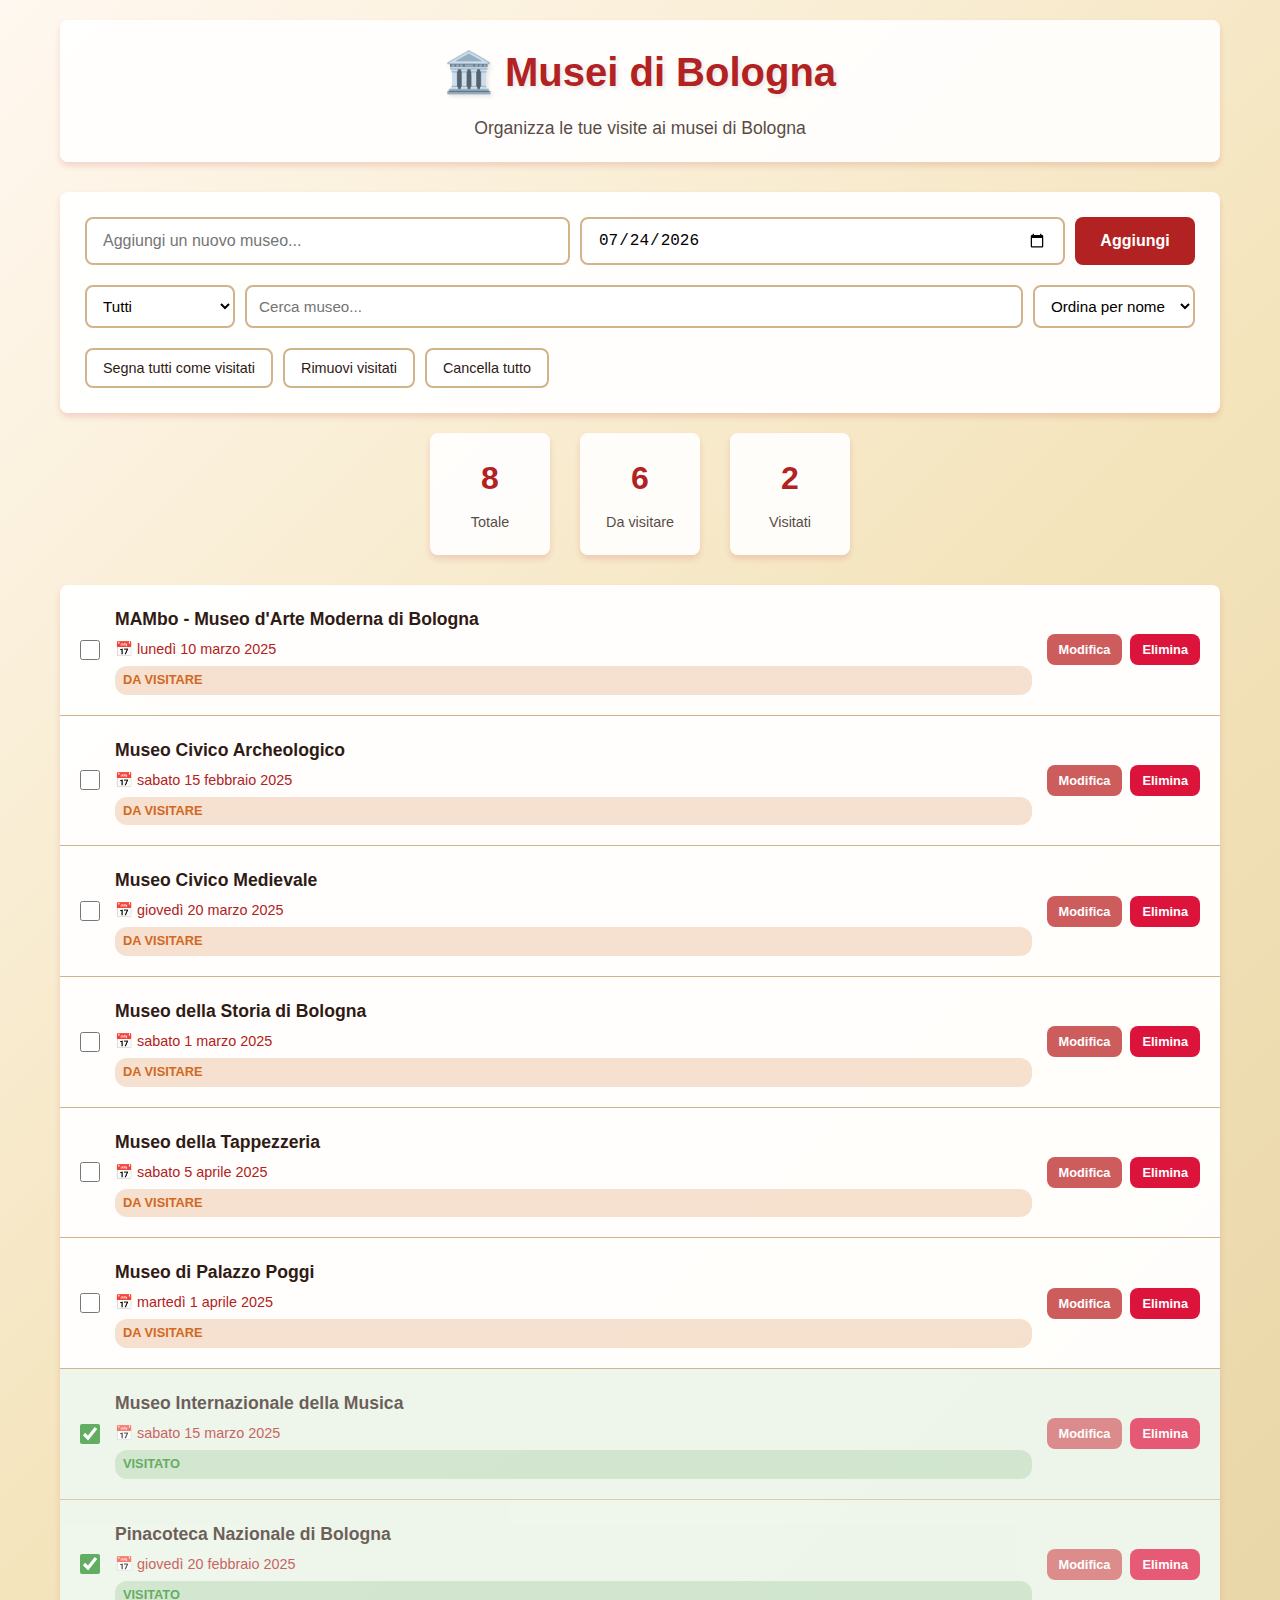
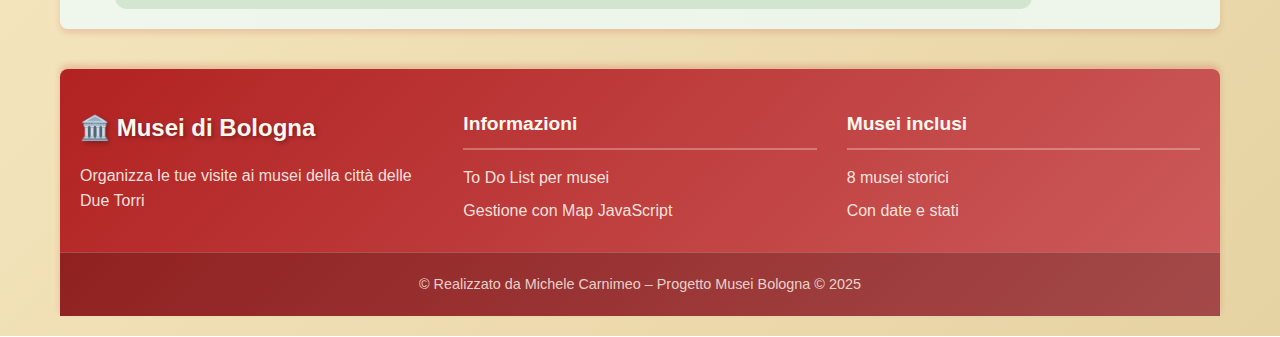
<file: index.html>
<!DOCTYPE html>
<html lang="it">

<head>
    <meta charset="UTF-8">
    <meta name="viewport" content="width=device-width, initial-scale=1.0">
    <title>To Do List - Musei di Bologna</title>
    <link rel="stylesheet" href="style.css">
</head>

<body>
    <div class="container">
        <header>
            <h1>🏛️ Musei di Bologna</h1>
            <p>Organizza le tue visite ai musei di Bologna</p>
        </header>

        <div class="controls">
            <div class="input-section">
                <input type="text" id="taskInput" placeholder="Aggiungi un nuovo museo..." maxlength="100">
                <input type="date" id="dateInput">
                <button id="addBtn">Aggiungi</button>
            </div>

            <div class="filter-section">
                <div class="filters">
                    <select id="statusFilter">
                        <option value="all">Tutti</option>
                        <option value="pending">Da visitare</option>
                        <option value="completed">Visitati</option>
                    </select>
                    <input type="text" id="searchInput" placeholder="Cerca museo...">
                    <select id="sortBy">
                        <option value="name">Ordina per nome</option>
                        <option value="date">Ordina per data</option>
                        <option value="status">Ordina per stato</option>
                    </select>
                </div>
            </div>

            <div class="bulk-actions">
                <button id="markAllBtn">Segna tutti come visitati</button>
                <button id="clearCompletedBtn">Rimuovi visitati</button>
                <button id="clearAllBtn">Cancella tutto</button>
            </div>
        </div>

        <div class="stats">
            <div class="stat">
                <span class="stat-number" id="totalCount">0</span>
                <span class="stat-label">Totale</span>
            </div>
            <div class="stat">
                <span class="stat-number" id="pendingCount">0</span>
                <span class="stat-label">Da visitare</span>
            </div>
            <div class="stat">
                <span class="stat-number" id="completedCount">0</span>
                <span class="stat-label">Visitati</span>
            </div>
        </div>

        <div class="task-list" id="taskList">
            <!-- Le task verranno renderizzate qui dinamicamente -->
        </div>

        <footer class="footer">
            <div class="footer-content">
                <div class="footer-section">
                    <h3>🏛️ Musei di Bologna</h3>
                    <p>Organizza le tue visite ai musei della città delle Due Torri</p>
                </div>
                <div class="footer-section">
                    <h4>Informazioni</h4>
                    <p>To Do List per musei</p>
                    <p>Gestione con Map JavaScript</p>
                </div>
                <div class="footer-section">
                    <h4>Musei inclusi</h4>
                    <p>8 musei storici</p>
                    <p>Con date e stati</p>
                </div>
            </div>
            <div class="footer-bottom">
                <p>&copy; Realizzato da Michele Carnimeo – Progetto Musei Bologna © 2025</p>
            </div>
        </footer>
    </div>

    <!-- <script src="array-script.js"></script>  -->

    <script src="map-script.js"></script>

</body>

</html>
</file>
<file: style.css>
/* Reset e variabili CSS */
* {
    margin: 0;
    padding: 0;
    box-sizing: border-box;
}

:root {
    --primary-color: #B22222;
    --secondary-color: #CD5C5C;
    --accent-color: #D2691E;
    --background-color: #FFF8F0;
    --text-color: #2F1B14;
    --border-color: #D2B48C;
    --success-color: #228B22;
    --danger-color: #DC143C;
    --warning-color: #FF8C00;
    --shadow: 0 4px 6px rgba(178, 34, 34, 0.15);
    --border-radius: 8px;
    --transition: all 0.3s ease;
}

body {
    font-family: 'Segoe UI', Tahoma, Geneva, Verdana, sans-serif;
    background: linear-gradient(135deg, var(--background-color) 0%, #F4E4BC 50%, #E6D3A3 100%);
    color: var(--text-color);
    line-height: 1.6;
    min-height: 100vh;
}

.container {
    max-width: 1200px;
    margin: 0 auto;
    padding: 20px;
}

/* Header */
header {
    text-align: center;
    margin-bottom: 30px;
    padding: 20px;
    background: rgba(255, 255, 255, 0.9);
    border-radius: var(--border-radius);
    box-shadow: var(--shadow);
}

header h1 {
    color: var(--primary-color);
    font-size: 2.5rem;
    margin-bottom: 10px;
    text-shadow: 2px 2px 4px rgba(0, 0, 0, 0.1);
}

header p {
    color: var(--text-color);
    font-size: 1.1rem;
    opacity: 0.8;
}

/* Controlli */
.controls {
    background: rgba(255, 255, 255, 0.95);
    padding: 25px;
    border-radius: var(--border-radius);
    box-shadow: var(--shadow);
    margin-bottom: 20px;
}

.input-section {
    display: flex;
    gap: 10px;
    margin-bottom: 20px;
    flex-wrap: wrap;
}

.input-section input,
.input-section button {
    padding: 12px 16px;
    border: 2px solid var(--border-color);
    border-radius: var(--border-radius);
    font-size: 1rem;
    transition: var(--transition);
}

.input-section input {
    flex: 1;
    min-width: 200px;
    background: white;
}

.input-section input:focus {
    outline: none;
    border-color: var(--primary-color);
    box-shadow: 0 0 0 3px rgba(139, 69, 19, 0.1);
}

.input-section button {
    background: var(--primary-color);
    color: white;
    border: none;
    cursor: pointer;
    font-weight: 600;
    min-width: 120px;
}

.input-section button:hover {
    background: var(--secondary-color);
    transform: translateY(-2px);
}

.filter-section {
    margin-bottom: 20px;
}

.filters {
    display: flex;
    gap: 10px;
    flex-wrap: wrap;
}

.filters select,
.filters input {
    padding: 10px 12px;
    border: 2px solid var(--border-color);
    border-radius: var(--border-radius);
    background: white;
    font-size: 0.95rem;
    transition: var(--transition);
}

.filters select {
    min-width: 150px;
}

.filters input {
    flex: 1;
    min-width: 200px;
}

.filters select:focus,
.filters input:focus {
    outline: none;
    border-color: var(--primary-color);
}

.bulk-actions {
    display: flex;
    gap: 10px;
    flex-wrap: wrap;
}

.bulk-actions button {
    padding: 10px 16px;
    border: 2px solid var(--border-color);
    border-radius: var(--border-radius);
    background: white;
    color: var(--text-color);
    cursor: pointer;
    font-size: 0.9rem;
    transition: var(--transition);
}

.bulk-actions button:hover {
    transform: translateY(-1px);
    box-shadow: var(--shadow);
}

#markAllBtn:hover {
    background: var(--success-color);
    color: white;
    border-color: var(--success-color);
}

#clearCompletedBtn:hover {
    background: var(--warning-color);
    color: white;
    border-color: var(--warning-color);
}

#clearAllBtn:hover {
    background: var(--danger-color);
    color: white;
    border-color: var(--danger-color);
}

/* Statistiche */
.stats {
    display: flex;
    justify-content: center;
    gap: 30px;
    margin-bottom: 30px;
    flex-wrap: wrap;
}

.stat {
    text-align: center;
    background: rgba(255, 255, 255, 0.9);
    padding: 20px;
    border-radius: var(--border-radius);
    box-shadow: var(--shadow);
    min-width: 120px;
}

.stat-number {
    display: block;
    font-size: 2rem;
    font-weight: bold;
    color: var(--primary-color);
    margin-bottom: 5px;
}

.stat-label {
    font-size: 0.9rem;
    color: var(--text-color);
    opacity: 0.8;
}

/* Lista task */
.task-list {
    background: rgba(255, 255, 255, 0.95);
    border-radius: var(--border-radius);
    box-shadow: var(--shadow);
    overflow: hidden;
}

.task-item {
    display: flex;
    align-items: center;
    padding: 20px;
    border-bottom: 1px solid var(--border-color);
    transition: var(--transition);
    gap: 15px;
}

.task-item:last-child {
    border-bottom: none;
}

.task-item:hover {
    background: rgba(139, 69, 19, 0.05);
}

.task-item.completed {
    opacity: 0.7;
    background: rgba(34, 139, 34, 0.1);
}

.task-checkbox {
    width: 20px;
    height: 20px;
    cursor: pointer;
    accent-color: var(--success-color);
}

.task-content {
    flex: 1;
    display: flex;
    flex-direction: column;
    gap: 5px;
}

.task-name {
    font-size: 1.1rem;
    font-weight: 600;
    color: var(--text-color);
}

.task-date {
    font-size: 0.9rem;
    color: var(--primary-color);
    font-weight: 500;
}

.task-status {
    font-size: 0.8rem;
    padding: 4px 8px;
    border-radius: 12px;
    font-weight: 600;
    text-transform: uppercase;
}

.task-status.pending {
    background: rgba(210, 105, 30, 0.2);
    color: var(--accent-color);
}

.task-status.completed {
    background: rgba(34, 139, 34, 0.2);
    color: var(--success-color);
}

.task-actions {
    display: flex;
    gap: 8px;
}

.task-actions button {
    padding: 8px 12px;
    border: none;
    border-radius: var(--border-radius);
    cursor: pointer;
    font-size: 0.8rem;
    font-weight: 600;
    transition: var(--transition);
}

.edit-btn {
    background: var(--secondary-color);
    color: white;
}

.edit-btn:hover {
    background: var(--primary-color);
    transform: translateY(-1px);
}

.delete-btn {
    background: var(--danger-color);
    color: white;
}

.delete-btn:hover {
    background: #B22222;
    transform: translateY(-1px);
}

/* Script info */
.script-info {
    text-align: center;
    margin-top: 30px;
    padding: 15px;
    background: rgba(255, 255, 255, 0.8);
    border-radius: var(--border-radius);
    box-shadow: var(--shadow);
}

.script-info p {
    margin: 5px 0;
    color: var(--text-color);
}

#scriptType {
    color: var(--primary-color);
    font-weight: bold;
}

/* Responsive */
@media (max-width: 768px) {
    .container {
        padding: 10px;
    }

    header h1 {
        font-size: 2rem;
    }

    .input-section {
        flex-direction: column;
    }

    .input-section input,
    .input-section button {
        width: 100%;
    }

    .filters {
        flex-direction: column;
    }

    .filters select,
    .filters input {
        width: 100%;
    }

    .bulk-actions {
        flex-direction: column;
    }

    .bulk-actions button {
        width: 100%;
    }

    .stats {
        gap: 15px;
    }

    .stat {
        min-width: 100px;
        padding: 15px;
    }

    .task-item {
        flex-direction: column;
        align-items: flex-start;
        gap: 10px;
    }

    .task-actions {
        width: 100%;
        justify-content: flex-end;
    }
}

@media (max-width: 480px) {
    header h1 {
        font-size: 1.5rem;
    }

    .stat-number {
        font-size: 1.5rem;
    }

    .task-name {
        font-size: 1rem;
    }
}

/* Animazioni */
@keyframes fadeIn {
    from {
        opacity: 0;
        transform: translateY(20px);
    }

    to {
        opacity: 1;
        transform: translateY(0);
    }
}

.task-item {
    animation: fadeIn 0.3s ease;
}

/* Footer */
.footer {
    background: linear-gradient(135deg, var(--primary-color) 0%, var(--secondary-color) 100%);
    color: white;
    margin-top: 40px;
    border-radius: var(--border-radius) var(--border-radius) 0 0;
    box-shadow: 0 -4px 6px rgba(178, 34, 34, 0.2);
}

.footer-content {
    display: grid;
    grid-template-columns: repeat(auto-fit, minmax(250px, 1fr));
    gap: 30px;
    padding: 40px 20px 20px;
    max-width: 1200px;
    margin: 0 auto;
}

.footer-section h3 {
    color: #FFF8F0;
    font-size: 1.5rem;
    margin-bottom: 15px;
    text-shadow: 2px 2px 4px rgba(0, 0, 0, 0.3);
}

.footer-section h4 {
    color: #FFF8F0;
    font-size: 1.2rem;
    margin-bottom: 15px;
    border-bottom: 2px solid rgba(255, 248, 240, 0.3);
    padding-bottom: 8px;
}

.footer-section p {
    color: rgba(255, 248, 240, 0.9);
    line-height: 1.6;
    margin-bottom: 8px;
}

.footer-bottom {
    background: rgba(0, 0, 0, 0.2);
    text-align: center;
    padding: 20px;
    border-top: 1px solid rgba(255, 248, 240, 0.2);
}

.footer-bottom p {
    color: rgba(255, 248, 240, 0.8);
    margin: 0;
    font-size: 0.9rem;
}

/* Responsive footer */
@media (max-width: 768px) {
    .footer-content {
        grid-template-columns: 1fr;
        gap: 20px;
        padding: 30px 15px 15px;
    }

    .footer-section h3 {
        font-size: 1.3rem;
    }

    .footer-section h4 {
        font-size: 1.1rem;
    }
}

/* Scrollbar personalizzata */
::-webkit-scrollbar {
    width: 8px;
}

::-webkit-scrollbar-track {
    background: var(--border-color);
    border-radius: 4px;
}

::-webkit-scrollbar-thumb {
    background: var(--primary-color);
    border-radius: 4px;
}

::-webkit-scrollbar-thumb:hover {
    background: var(--secondary-color);
}
</file>
